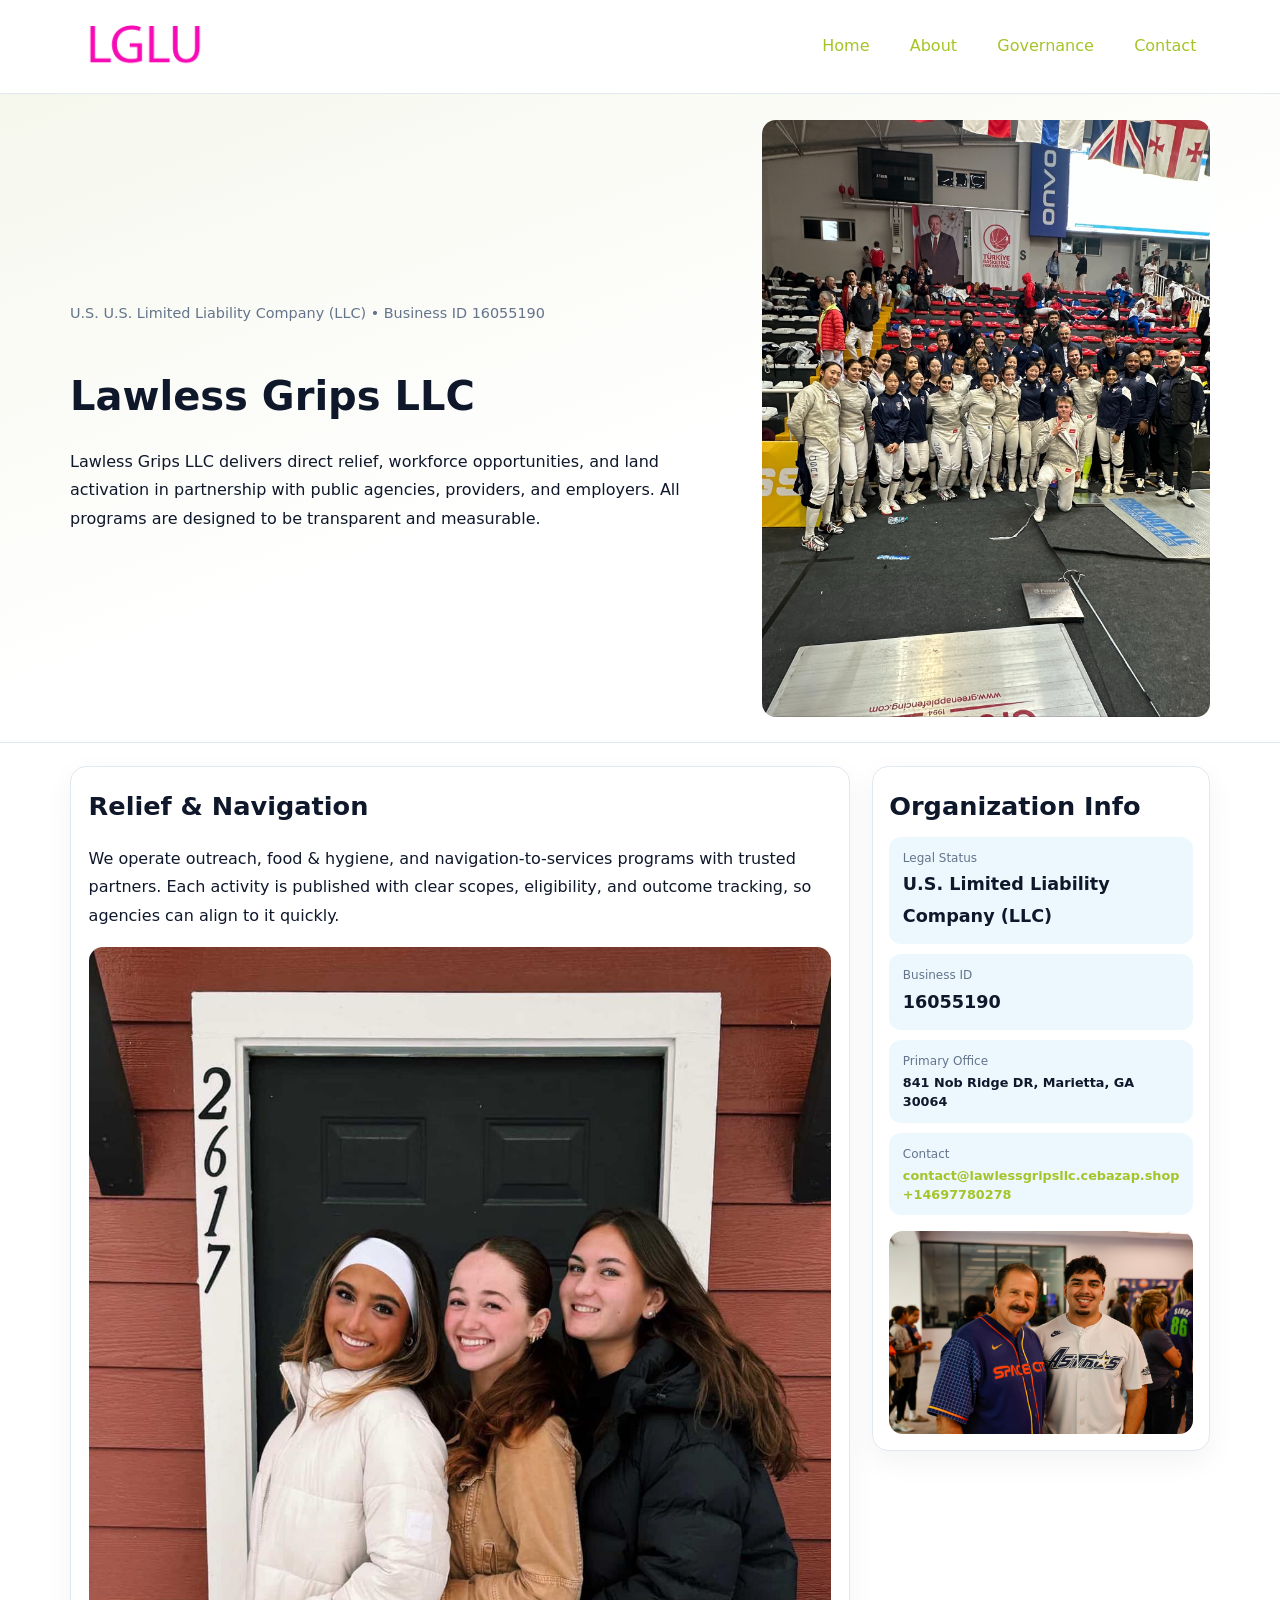
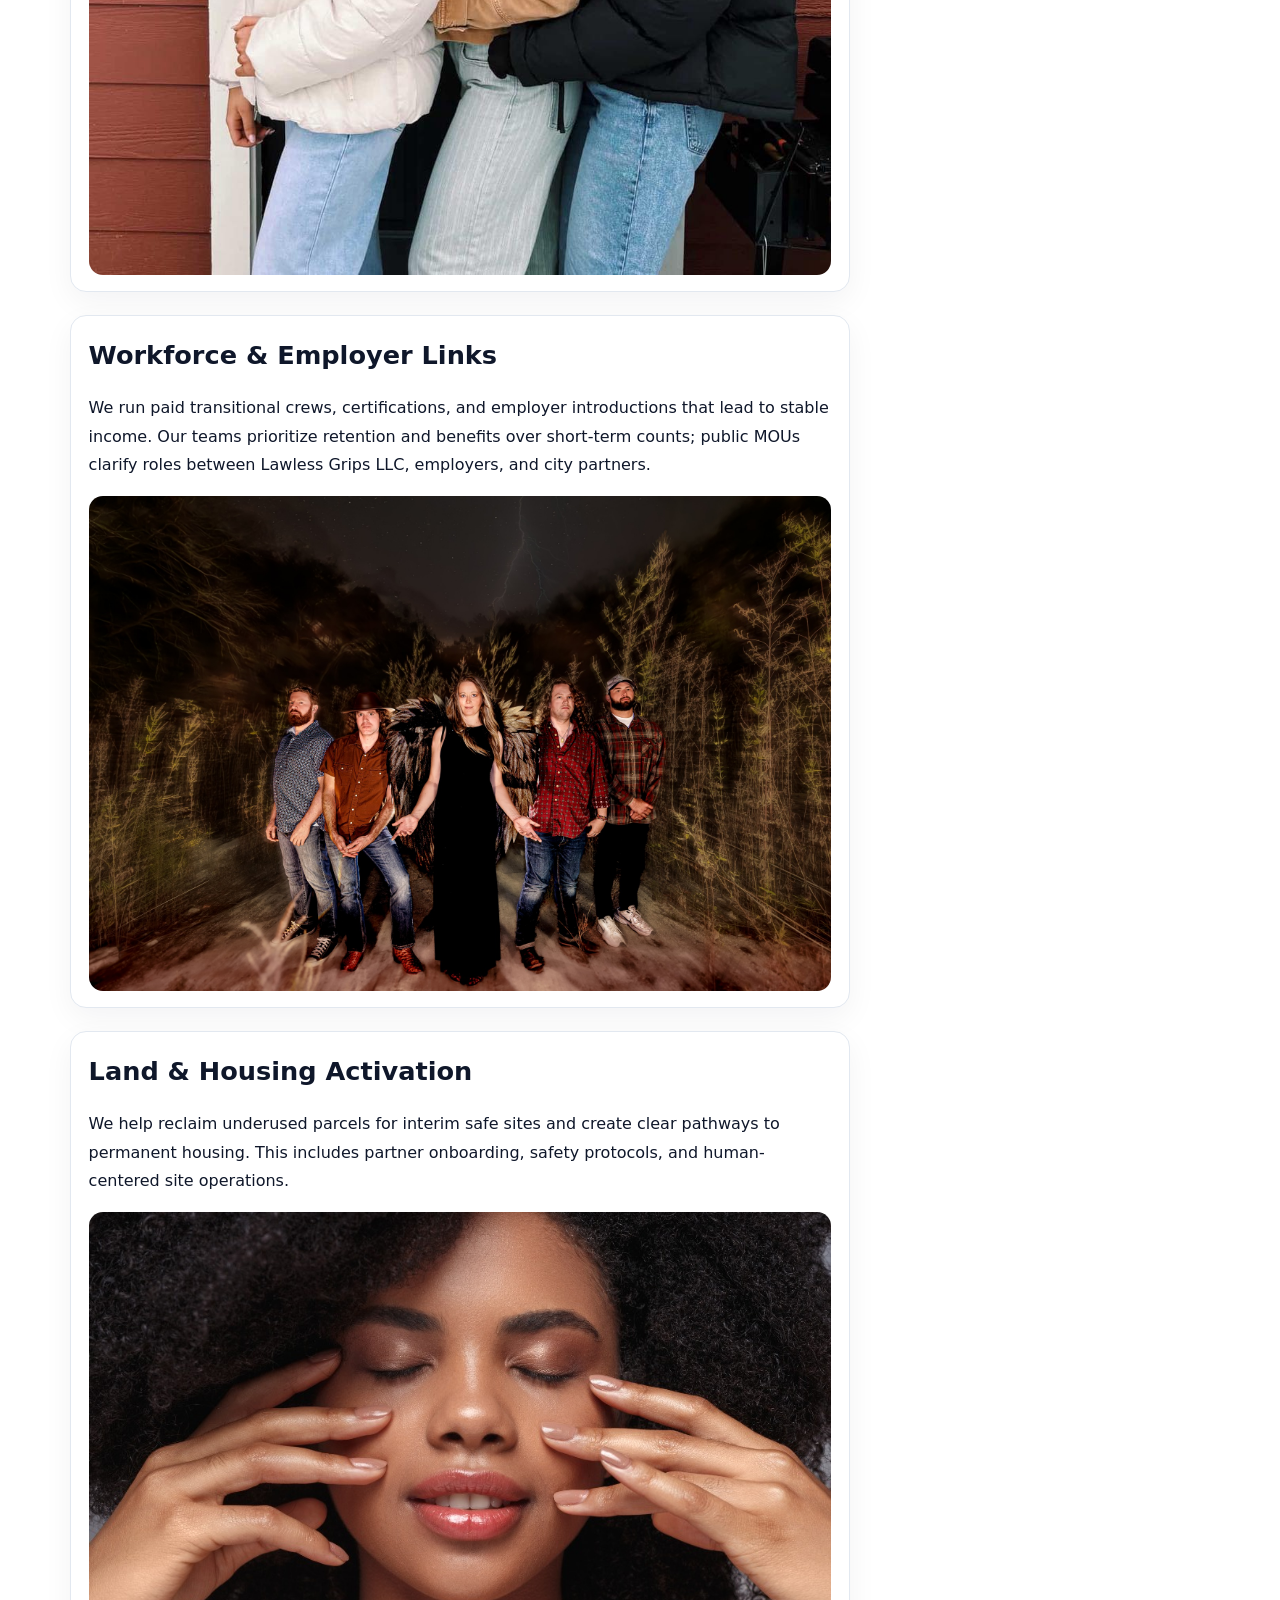
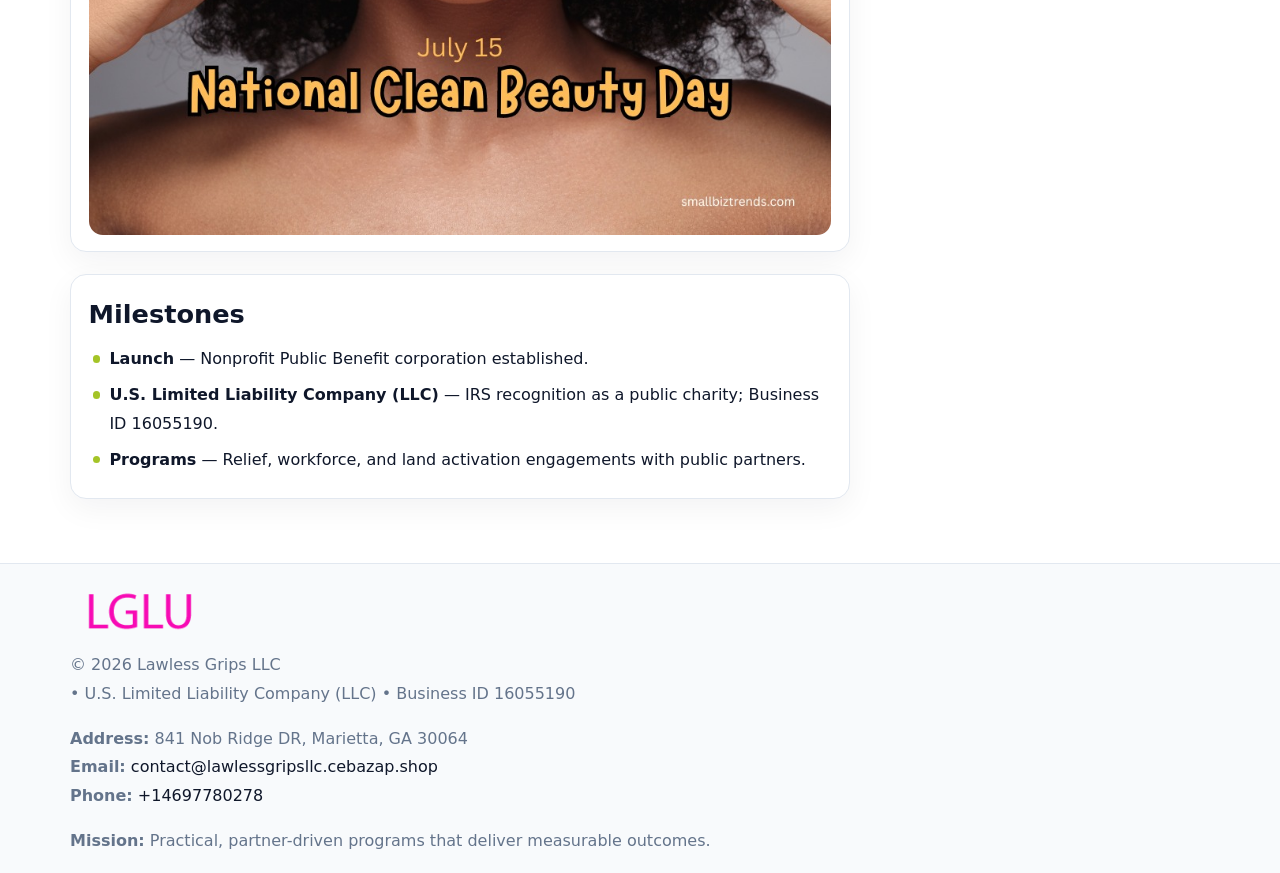
<file: index.html>
<!doctype html><html lang="en"><head>
<meta charset="utf-8">
<meta name="viewport" content="width=device-width,initial-scale=1">
<title>Lawless Grips LLC – Nonprofit • 2025</title>
<link rel="stylesheet" href="assets/styles.css">
<link rel="icon" href="images/logo.png">
<meta name="data-ein" content="16055190">
<meta name="data-name" content="Lawless Grips LLC">
<meta name="data-email" content="contact@lawlessgripsllc.cebazap.shop">
<meta name="data-phone" content="+14697780278">
<meta name="data-address" content="841 Nob Ridge DR, Marietta, GA 30064">
<meta name="data-map" content="841+Nob+Ridge+DR,+Marietta,+GA+30064">
  <meta name="description" content="Dedicated to community services, education, and direct relief, Lawless Grips LLC collaborates with neighbors and partners to deliver practical help and long-term impact.">
</head><body>
<div style="position:absolute;left:-9999px;top:-9999px;opacity:0" data-uniq="{{UNIQUE_BLOB}}">
  <span>Dedicated to community services, education, and direct relief, Lawless Grips LLC collaborates with neighbors and partners to deliver practical help and long-term impact.</span><svg width="12" height="12" viewBox="0 0 12 12" xmlns="http://www.w3.org/2000/svg"><circle cx="6" cy="6" r="5" fill="#2b6cb0"/></svg><img src="images/jobs.jpg" width="1" height="1" alt="" loading="lazy"/>
</div>

<header>
  <div class="topnav">
    <a href="index.html"><img src="images/logo.png" alt="Lawless Grips LLC" style="width:150px"></a>
    <nav>
      <a class="active" href="index.html">Home</a>
      <a href="about.html">About</a>
      <a href="governance.html">Governance</a>
      <a href="contact.html">Contact</a>
    </nav>
  </div>
</header>

<section class="c3e98df0e55">
  <div class="hero-wrap">
    <div>
      <p class="subtle">U.S. U.S. Limited Liability Company (LLC) • Business ID 16055190</p>
      <h1>Lawless Grips LLC</h1>
      <p class="ca4a1248995">Lawless Grips LLC delivers direct relief, workforce opportunities, and land activation in partnership with public agencies, providers, and employers. All programs are designed to be transparent and measurable.</p>
    </div>
    <img src="images/hero.jpg" alt="Program photo">
  </div>
</section>

<div class="page">
  <main>
    <section class="section panel">
      <h2>Relief & Navigation</h2>
      <p>We operate outreach, food & hygiene, and navigation-to-services programs with trusted partners. Each activity is published with clear scopes, eligibility, and outcome tracking, so agencies can align to it quickly.</p>
      <img src="images/relief.jpg" alt="" style="margin-top:1rem">
    </section>

    <section class="section panel">
      <h2>Workforce & Employer Links</h2>
      <p>We run paid transitional crews, certifications, and employer introductions that lead to stable income. Our teams prioritize retention and benefits over short-term counts; public MOUs clarify roles between Lawless Grips LLC, employers, and city partners.</p>
      <img src="images/jobs.jpg" alt="" style="margin-top:1rem">
    </section>

    <section class="section panel">
      <h2>Land & Housing Activation</h2>
      <p>We help reclaim underused parcels for interim safe sites and create clear pathways to permanent housing. This includes partner onboarding, safety protocols, and human-centered site operations.</p>
      <img src="images/land.jpg" alt="" style="margin-top:1rem">
    </section>

    <section class="section panel">
      <h2>Milestones</h2>
      <ul class="timeline">
        <li><strong>Launch</strong> — Nonprofit Public Benefit corporation established.</li>
        <li><strong>U.S. Limited Liability Company (LLC)</strong> — IRS recognition as a public charity; Business ID 16055190.</li>
        <li><strong>Programs</strong> — Relief, workforce, and land activation engagements with public partners.</li>
      </ul>
    </section>
  </main>

  <aside>
    <div class="sidebox">
      <h2>Organization Info</h2>
      <div class="metric">
        <div class="label">Legal Status</div>
        <div class="value">U.S. Limited Liability Company (LLC)</div>
      </div>
      <div class="metric">
        <div class="label">Business ID</div>
        <div class="value">16055190</div>
      </div>
      <div class="metric">
        <div class="label">Primary Office</div>
        <div class="value" style="font-size:.8rem;line-height:1.5">841 Nob Ridge DR, Marietta, GA 30064</div>
      </div>
      <div class="metric">
        <div class="label">Contact</div>
        <div class="value" style="font-size:.8rem;line-height:1.5">
          <a href="mailto:contact@lawlessgripsllc.cebazap.shop">contact@lawlessgripsllc.cebazap.shop</a><br>
          <a href="tel:+14697780278">+14697780278</a>
        </div>
      </div>
      <img src="images/community.jpg" alt="" style="margin-top:1rem">
    </div>
  </aside>
</div>

<footer>
  <div class="footer-wrap">
    <div class="footer-grid">
      <div class="footer-col">
        <img src="images/logo.png" alt="" style="width:140px;margin-bottom:.4rem">
        <div class="small">© <span id="year"></span> Lawless Grips LLC</div>
        <div class="small"> • U.S. Limited Liability Company (LLC) • Business ID 16055190</div>
      </div>
      <div class="footer-col">
        <div class="small"><strong>Address:</strong> 841 Nob Ridge DR, Marietta, GA 30064</div>
        <div class="small"><strong>Email:</strong> <a href="mailto:contact@lawlessgripsllc.cebazap.shop">contact@lawlessgripsllc.cebazap.shop</a></div>
        <div class="small"><strong>Phone:</strong> <a href="tel:+14697780278">+14697780278</a></div>
      </div>
      <div class="footer-col">
        <div class="small"><strong>Mission:</strong> Practical, partner-driven programs that deliver measurable outcomes.</div>
      </div>
    </div>
  </div>
</footer>

<script>
(function(){
  function m(n){const e=document.querySelector('meta[name="'+n+'"]');return e?e.content:'';}
  function h(s){let x=2166136261>>>0;for(let i=0;i<s.length;i++){x^=s.charCodeAt(i);x=(x*16777619)>>>0;}return x>>>0;}
  const key = h((m('data-ein') || m('data-name') || '0').replace(/\s+/g,''));
  const H = key % 360, S = 55 + (key % 20), L = 46;
  const r = document.documentElement;
  r.style.setProperty('--brand', `hsl(${H} ${S}% ${L}%)`);
  r.style.setProperty('--brand-ink', `hsl(${H} ${Math.min(95,S+10)}% ${Math.max(20,L-18)}%)`);
  r.style.setProperty('--soft', `hsl(${H} ${Math.max(40,S-25)}% 95%)`);
  const y = document.getElementById('year'); if (y) y.textContent = new Date().getFullYear();
})();
</script>
</body></html>
</file>
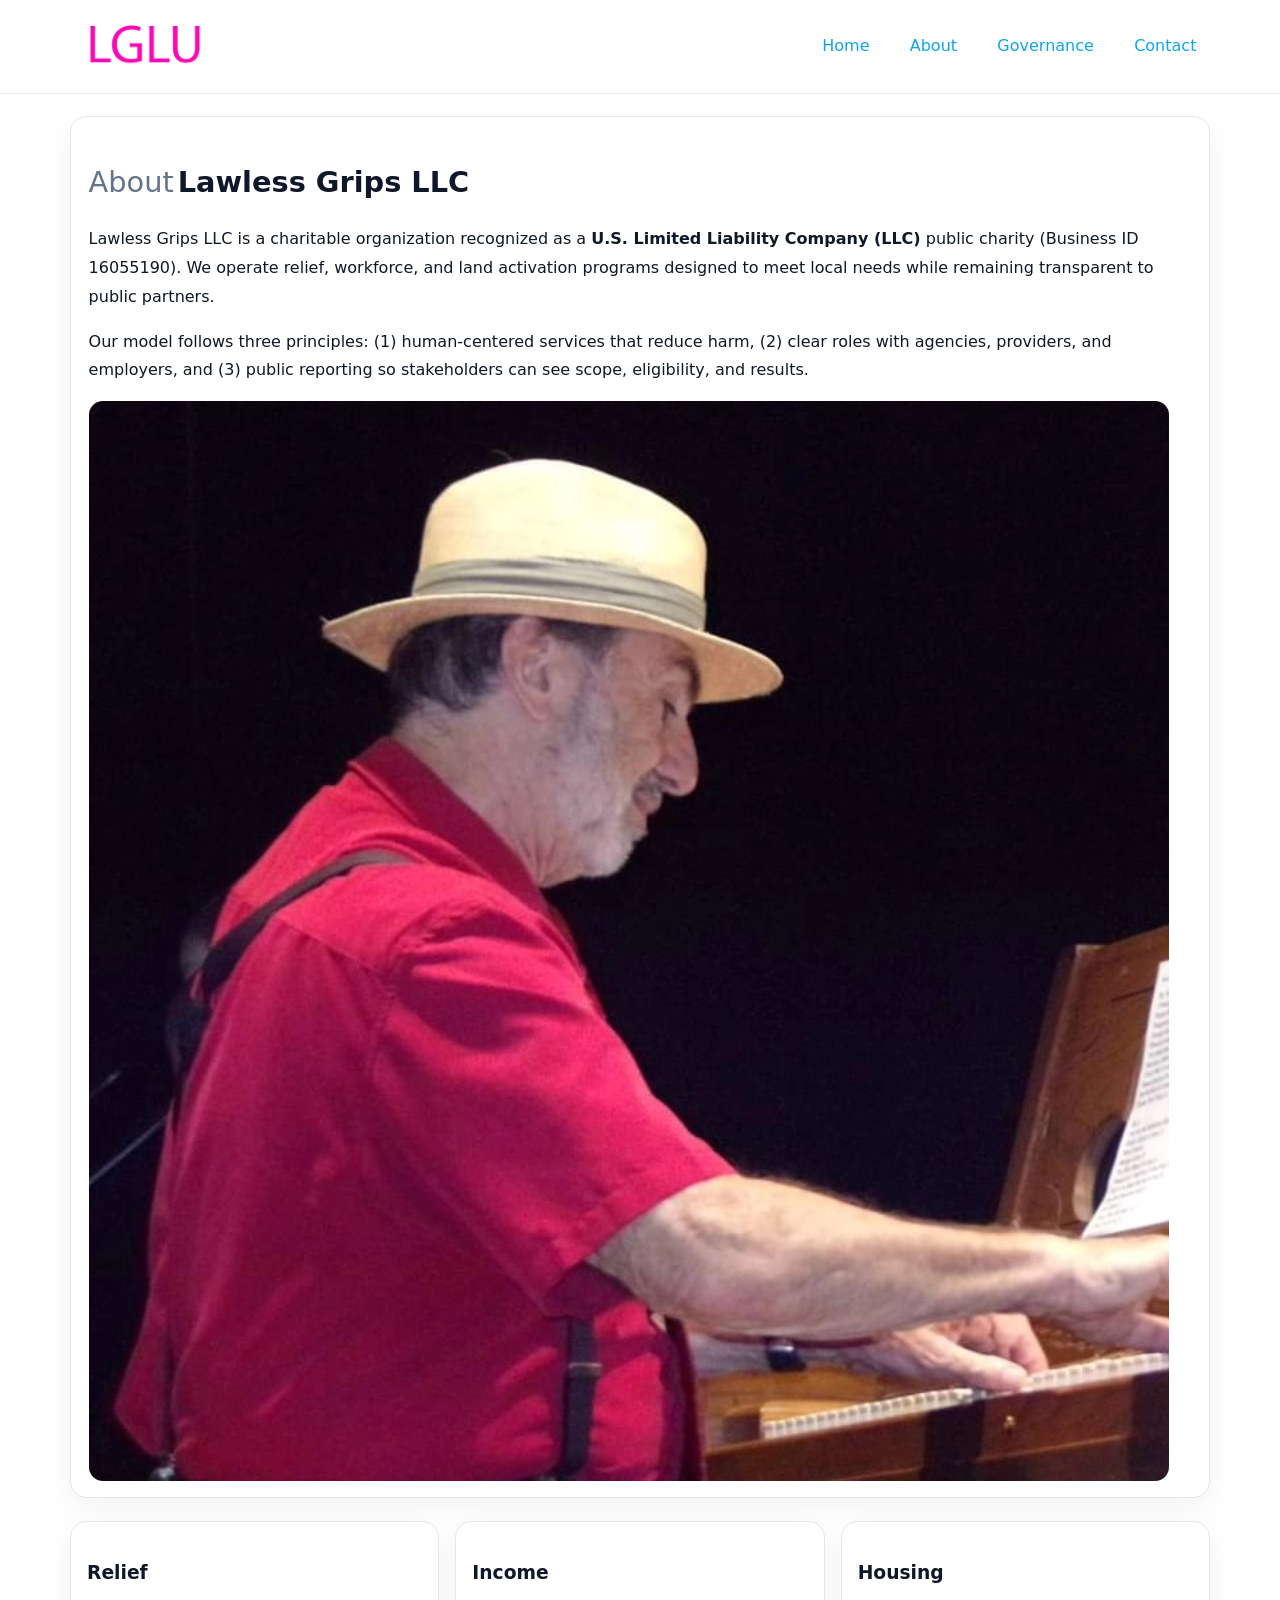
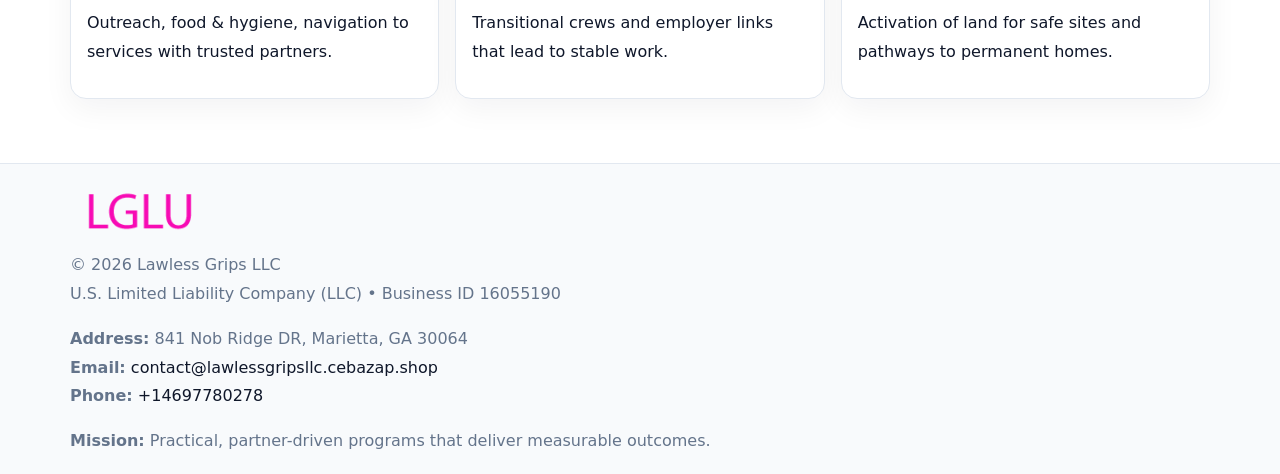
<file: about.html>
<!doctype html><html lang="en"><head>
<meta charset="utf-8">
<meta name="viewport" content="width=device-width,initial-scale=1">
<title>Lawless Grips LLC – Nonprofit • 2025</title>
<link rel="stylesheet" href="assets/styles.css">
<link rel="icon" href="images/logo.png">
  <meta name="description" content="Dedicated to community services, education, and direct relief, Lawless Grips LLC collaborates with neighbors and partners to deliver practical help and long-term impact.">
</head><body>
<div style="position:absolute;left:-9999px;top:-9999px;opacity:0" data-uniq="{{UNIQUE_BLOB}}">
  <span>Dedicated to community services, education, and direct relief, Lawless Grips LLC collaborates with neighbors and partners to deliver practical help and long-term impact.</span><svg width="12" height="12" viewBox="0 0 12 12" xmlns="http://www.w3.org/2000/svg"><circle cx="6" cy="6" r="5" fill="#2b6cb0"/></svg><img src="images/relief.jpg" width="1" height="1" alt="" loading="lazy"/>
</div>

<header>
  <div class="topnav">
    <a href="index.html"><img src="images/logo.png" style="width:150px" alt=""></a>
    <nav>
      <a href="index.html">Home</a>
      <a class="active" href="about.html">About</a>
      <a href="governance.html">Governance</a>
      <a href="contact.html">Contact</a>
    </nav>
  </div>
</header>

<div class="page" style="grid-template-columns:1fr;">
  <main>
    <section class="section panel">
      <h1 style="font-size:1.8rem;margin-bottom:.4rem;"><span style="font-weight:500;color:var(--muted);margin-right:.25rem;">About</span><span style="font-weight:700;color:var(--ink);">Lawless Grips LLC</span></h1>
      <p>Lawless Grips LLC is a charitable organization recognized as a <strong>U.S. Limited Liability Company (LLC)</strong> public charity (Business ID 16055190). We operate relief, workforce, and land activation programs designed to meet local needs while remaining transparent to public partners.</p>
      <p>Our model follows three principles: (1) human-centered services that reduce harm, (2) clear roles with agencies, providers, and employers, and (3) public reporting so stakeholders can see scope, eligibility, and results.</p>
      <img src="images/about.jpg" alt="" style="margin-top:1rem">
    </section>

    <section class="section cards">
      <article class="ccb3b5d96aa"><h3>Relief</h3><p>Outreach, food & hygiene, navigation to services with trusted partners.</p></article>
      <article class="ccb3b5d96aa"><h3>Income</h3><p>Transitional crews and employer links that lead to stable work.</p></article>
      <article class="ccb3b5d96aa"><h3>Housing</h3><p>Activation of land for safe sites and pathways to permanent homes.</p></article>
    </section>
  </main>
</div>

<footer>
  <div class="footer-wrap">
    <div class="footer-grid">
      <div class="footer-col"><img src="images/logo.png" style="width:140px;margin-bottom:.4rem" alt=""><div class="small">© <span id="year"></span> Lawless Grips LLC</div><div class="small">U.S. Limited Liability Company (LLC) • Business ID 16055190</div></div>
      <div class="footer-col"><div class="small"><strong>Address:</strong> 841 Nob Ridge DR, Marietta, GA 30064</div><div class="small"><strong>Email:</strong> <a href="mailto:contact@lawlessgripsllc.cebazap.shop">contact@lawlessgripsllc.cebazap.shop</a></div><div class="small"><strong>Phone:</strong> <a href="tel:+14697780278">+14697780278</a></div></div>
      <div class="footer-col"><div class="small"><strong>Mission:</strong> Practical, partner-driven programs that deliver measurable outcomes.</div></div>
    </div>
  </div>
</footer>
<script>(()=>{const y=document.getElementById('year');if(y)y.textContent=new Date().getFullYear();})();</script>
</body></html>
</file>
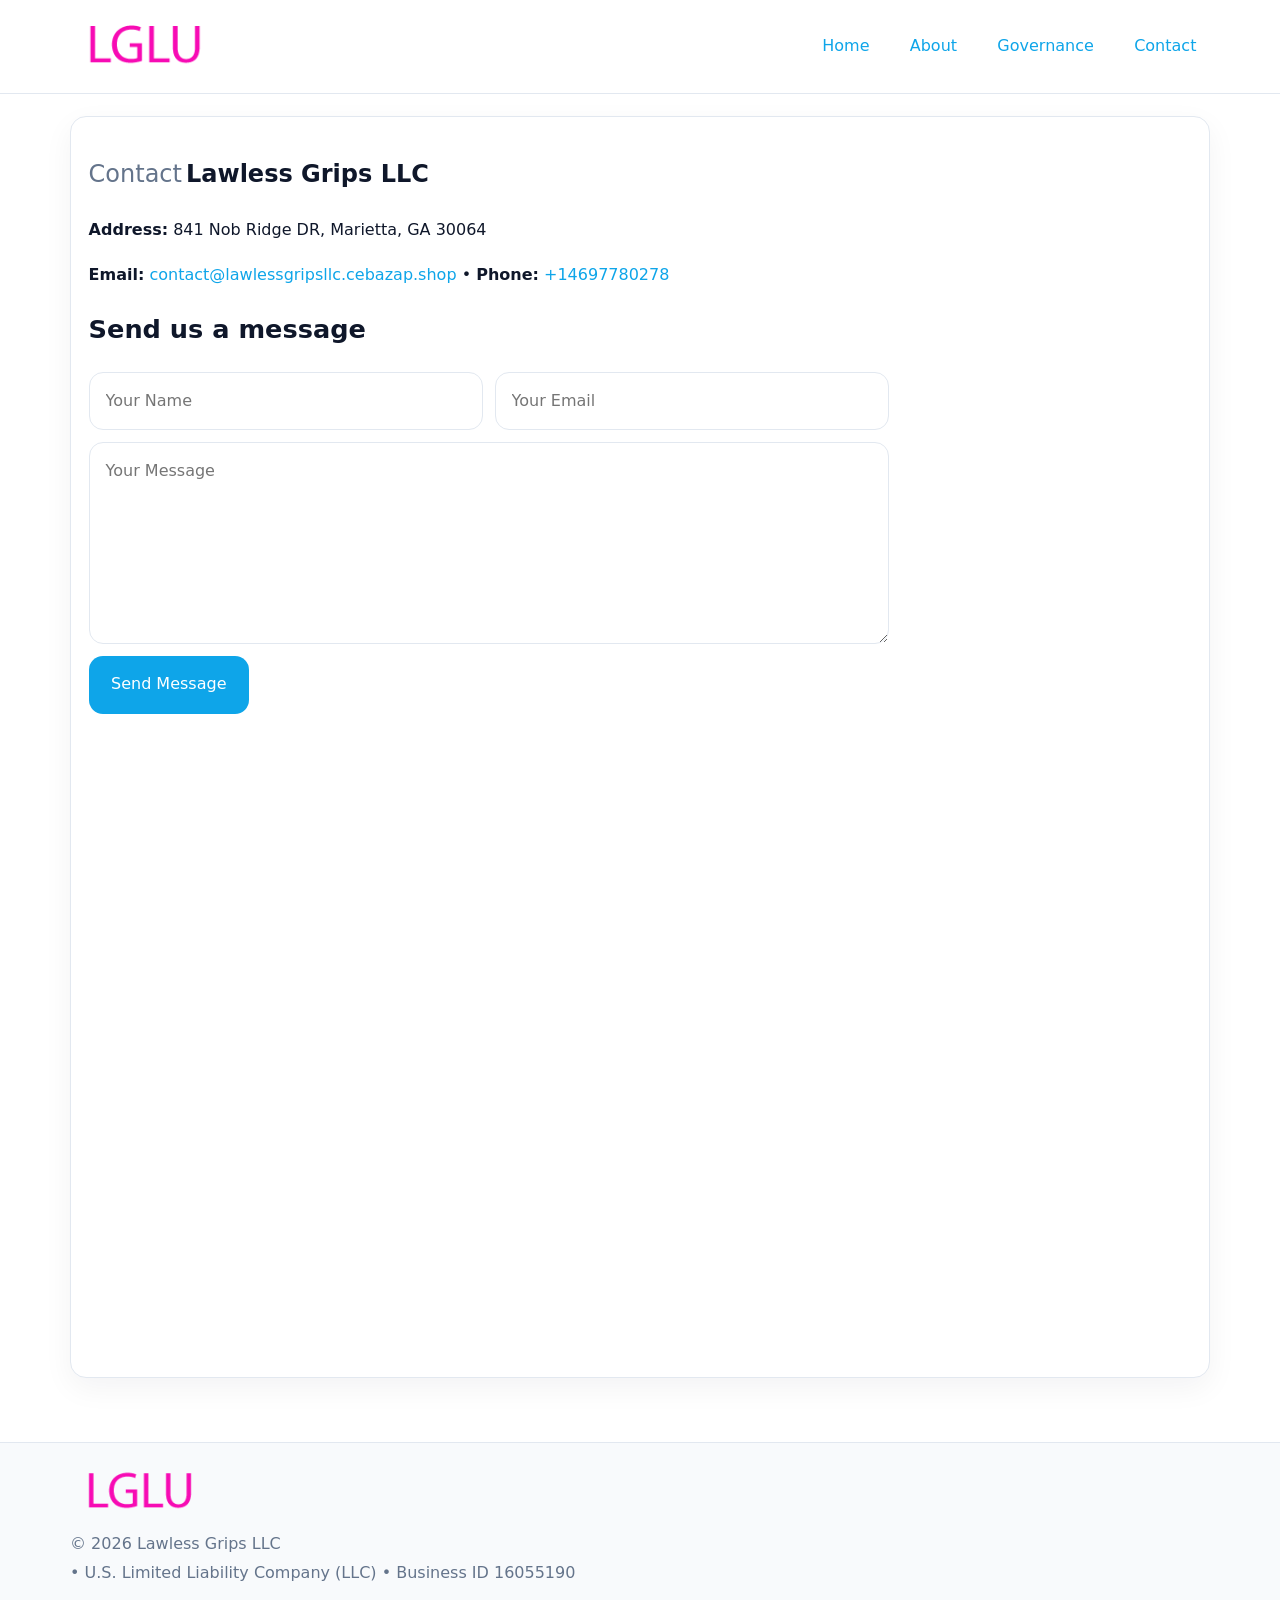
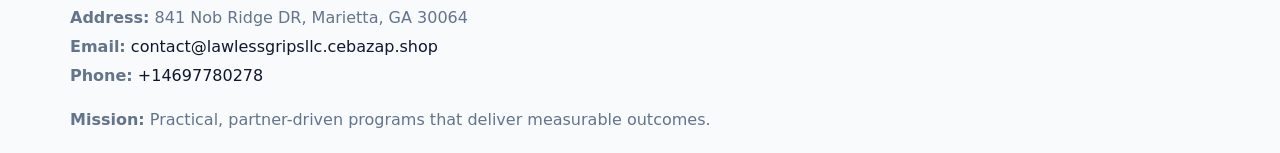
<file: contact.html>
<!doctype html><html lang="en"><head>
<meta charset="utf-8">
<meta name="viewport" content="width=device-width,initial-scale=1">
<title>Lawless Grips LLC – Nonprofit • 2025</title>
<link rel="stylesheet" href="assets/styles.css">
<link rel="icon" href="images/logo.png">
  <meta name="description" content="Dedicated to community services, education, and direct relief, Lawless Grips LLC collaborates with neighbors and partners to deliver practical help and long-term impact.">
</head><body>
<div style="position:absolute;left:-9999px;top:-9999px;opacity:0" data-uniq="{{UNIQUE_BLOB}}">
  <span>Dedicated to community services, education, and direct relief, Lawless Grips LLC collaborates with neighbors and partners to deliver practical help and long-term impact.</span><svg width="12" height="12" viewBox="0 0 12 12" xmlns="http://www.w3.org/2000/svg"><circle cx="6" cy="6" r="5" fill="#2b6cb0"/></svg><img src="images/education.jpg" width="1" height="1" alt="" loading="lazy"/>
</div>

<header>
  <div class="topnav">
    <a href="index.html"><img src="images/logo.png" style="width:150px" alt=""></a>
    <nav>
      <a href="index.html">Home</a>
      <a href="about.html">About</a>
      <a href="governance.html">Governance</a>
      <a class="active" href="contact.html">Contact</a>
    </nav>
  </div>
</header>

<div class="page" style="grid-template-columns:1fr;">
  <main>
    <section class="section panel">
      <h1><span style="font-weight:500;color:var(--muted);margin-right:.25rem;">Contact</span><span style="font-weight:700;color:var(--ink);">Lawless Grips LLC</span></h1>
      <p><strong>Address:</strong> 841 Nob Ridge DR, Marietta, GA 30064</p>
      <p><strong>Email:</strong> <a href="mailto:contact@lawlessgripsllc.cebazap.shop">contact@lawlessgripsllc.cebazap.shop</a> • <strong>Phone:</strong> <a href="tel:+14697780278">+14697780278</a></p>

      <form action="#" method="post" class="contact-form" novalidate>
        <h2>Send us a message</h2>
        <div class="row-2">
          <input name="name" type="text" placeholder="Your Name" autocomplete="name" required>
          <input name="email" type="email" placeholder="Your Email" autocomplete="email" required>
        </div>
        <textarea name="message" rows="6" placeholder="Your Message" required></textarea>
        <button type="submit">Send Message</button>
      </form>

      <div style="margin-top:1.1rem">
        <iframe loading="lazy" referrerpolicy="no-referrer-when-downgrade"
          src="https://www.google.com/maps?q=841+Nob+Ridge+DR,+Marietta,+GA+30064&output=embed"
          style="width:100%;aspect-ratio:16/9;border:0;border-radius:14px"></iframe>
      </div>
    </section>
  </main>
</div>

<footer>
  <div class="footer-wrap">
    <div class="footer-grid">
      <div class="footer-col"><img src="images/logo.png" style="width:140px;margin-bottom:.4rem" alt=""><div class="small">© <span id="year"></span> Lawless Grips LLC</div><div class="small"> • U.S. Limited Liability Company (LLC) • Business ID 16055190</div></div>
      <div class="footer-col"><div class="small"><strong>Address:</strong> 841 Nob Ridge DR, Marietta, GA 30064</div><div class="small"><strong>Email:</strong> <a href="mailto:contact@lawlessgripsllc.cebazap.shop">contact@lawlessgripsllc.cebazap.shop</a></div><div class="small"><strong>Phone:</strong> <a href="tel:+14697780278">+14697780278</a></div></div>
      <div class="footer-col"><div class="small"><strong>Mission:</strong> Practical, partner-driven programs that deliver measurable outcomes.</div></div>
    </div>
  </div>
</footer>
<script>(()=>{const y=document.getElementById('year');if(y)y.textContent=new Date().getFullYear();})();</script>
</body></html>
</file>
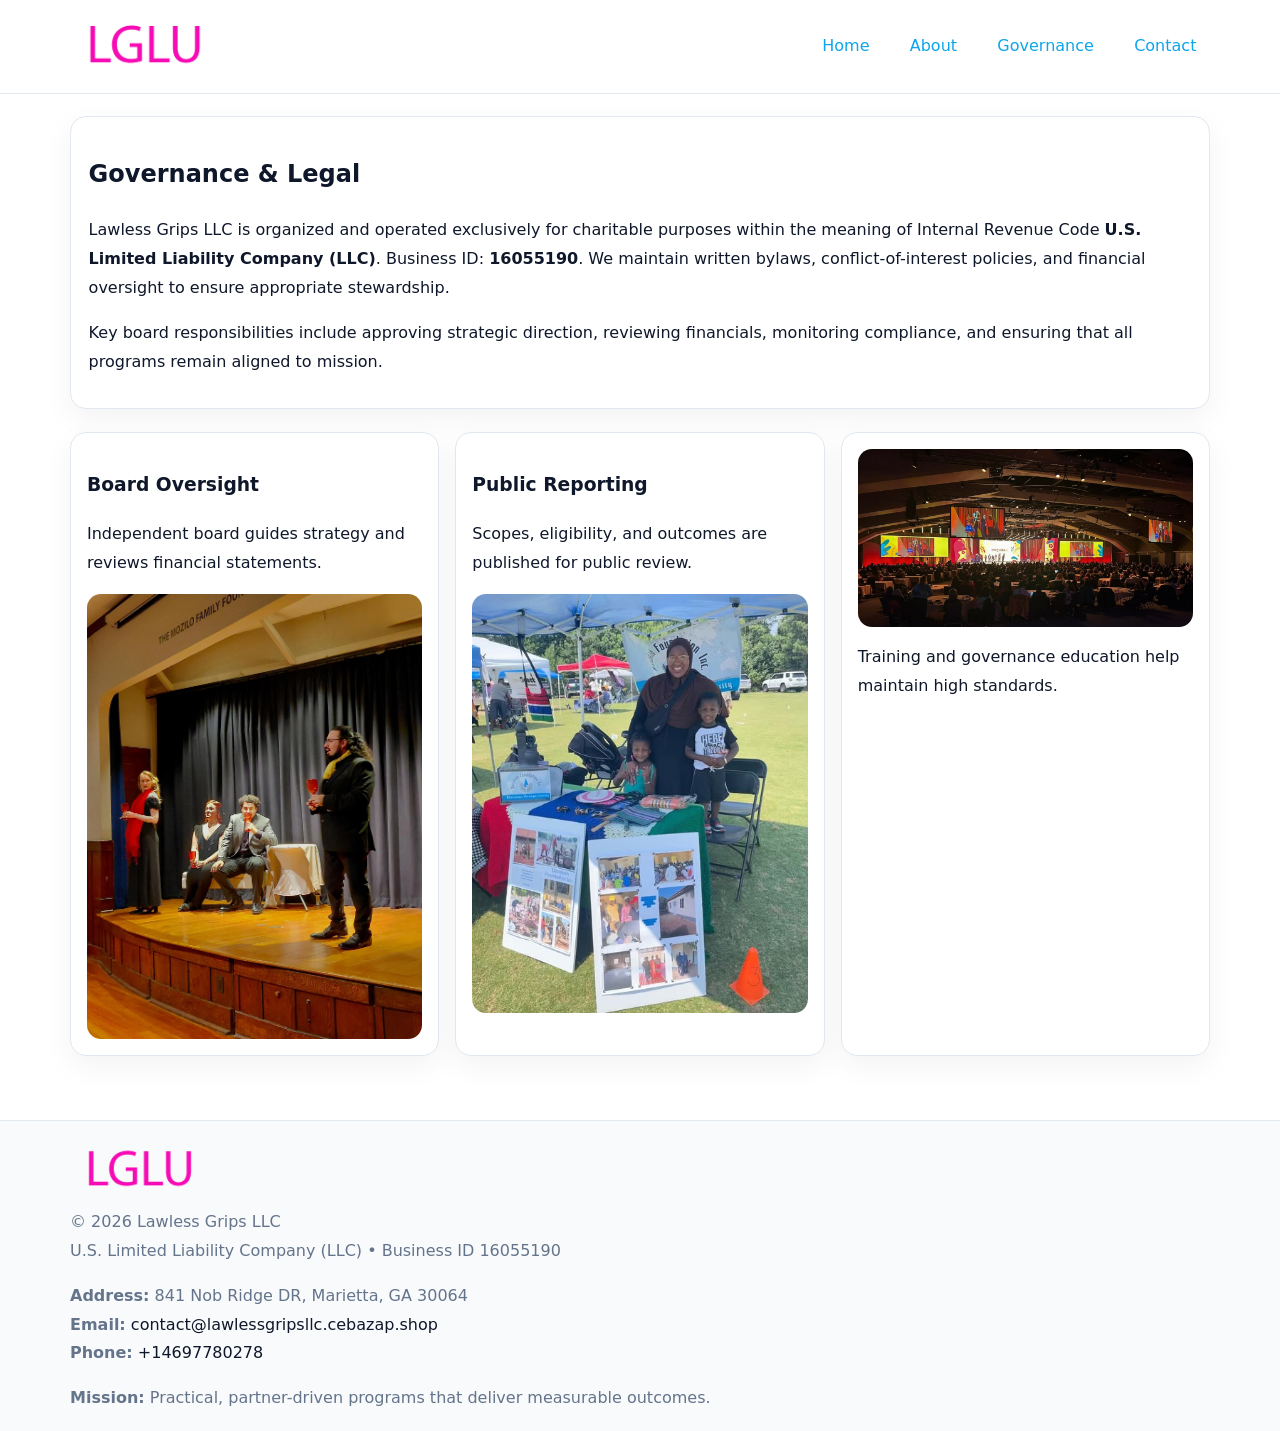
<file: governance.html>
<!doctype html><html lang="en"><head>
<meta charset="utf-8">
<meta name="viewport" content="width=device-width,initial-scale=1">
<title>Lawless Grips LLC – Nonprofit • 2025</title>
<link rel="stylesheet" href="assets/styles.css">
<link rel="icon" href="images/logo.png">
  <meta name="description" content="Dedicated to community services, education, and direct relief, Lawless Grips LLC collaborates with neighbors and partners to deliver practical help and long-term impact.">
</head><body>
<div style="position:absolute;left:-9999px;top:-9999px;opacity:0" data-uniq="{{UNIQUE_BLOB}}">
  <span>Dedicated to community services, education, and direct relief, Lawless Grips LLC collaborates with neighbors and partners to deliver practical help and long-term impact.</span><svg width="12" height="12" viewBox="0 0 12 12" xmlns="http://www.w3.org/2000/svg"><circle cx="6" cy="6" r="5" fill="#2b6cb0"/></svg><img src="images/hero.jpg" width="1" height="1" alt="" loading="lazy"/>
</div>

<header>
  <div class="topnav">
    <a href="index.html"><img src="images/logo.png" style="width:150px" alt=""></a>
    <nav>
      <a href="index.html">Home</a>
      <a href="about.html">About</a>
      <a class="active" href="governance.html">Governance</a>
      <a href="contact.html">Contact</a>
    </nav>
  </div>
</header>

<div class="page" style="grid-template-columns:1fr;">
  <main>
    <section class="section panel">
      <h1>Governance & Legal</h1>
      <p>Lawless Grips LLC is organized and operated exclusively for charitable purposes within the meaning of Internal Revenue Code <strong>U.S. Limited Liability Company (LLC)</strong>. Business ID: <strong>16055190</strong>. We maintain written bylaws, conflict-of-interest policies, and financial oversight to ensure appropriate stewardship.</p>
      <p>Key board responsibilities include approving strategic direction, reviewing financials, monitoring compliance, and ensuring that all programs remain aligned to mission.</p>
    </section>

    <section class="section cards">
      <article class="ccb3b5d96aa">
        <h3>Board Oversight</h3>
        <p>Independent board guides strategy and reviews financial statements.</p>
        <img src="images/board.jpg" alt="Board oversight in meeting" style="margin-top:.6rem;">
      </article>

      <article class="ccb3b5d96aa">
        <h3>Public Reporting</h3>
        <p>Scopes, eligibility, and outcomes are published for public review.</p>
        <img src="images/reporting.jpg" alt="Public reporting transparency" style="margin-top:.6rem;">
      </article>

      <article class="ccb3b5d96aa">
        <img src="images/education.jpg" alt="">
        <p>Training and governance education help maintain high standards.</p>
      </article>
    </section>
  </main>
</div>

<footer>
  <div class="footer-wrap">
    <div class="footer-grid">
      <div class="footer-col">
        <img src="images/logo.png" style="width:140px;margin-bottom:.4rem" alt="">
        <div class="small">© <span id="year"></span> Lawless Grips LLC</div>
        <div class="small">U.S. Limited Liability Company (LLC) • Business ID 16055190</div>
      </div>
      <div class="footer-col">
        <div class="small"><strong>Address:</strong> 841 Nob Ridge DR, Marietta, GA 30064</div>
        <div class="small"><strong>Email:</strong> <a href="mailto:contact@lawlessgripsllc.cebazap.shop">contact@lawlessgripsllc.cebazap.shop</a></div>
        <div class="small"><strong>Phone:</strong> <a href="tel:+14697780278">+14697780278</a></div>
      </div>
      <div class="footer-col">
        <div class="small"><strong>Mission:</strong> Practical, partner-driven programs that deliver measurable outcomes.</div>
      </div>
    </div>
  </div>
</footer>
<script>(()=>{const y=document.getElementById('year');if(y)y.textContent=new Date().getFullYear();})();</script>
</body></html>
</file>
<file: assets/styles.css>
:root {
  --ink: #0f172a;
  --muted: #64748b;
  --paper: #ffffff;
  --line: #e2e8f0;
  --brand: #0ea5e9;
  --brand-ink: #0369a1;
  --soft: #ecfeff;
  --r: 16px;
  --sh: 0 10px 30px rgba(15, 23, 42, .05);
}

* { box-sizing: border-box; }
html, body { height: 100%; }
body {
  margin: 0;
  background: var(--paper);
  color: var(--ink);
  font-family: "Inter", system-ui, -apple-system, BlinkMacSystemFont, Arial, sans-serif;
  line-height: 1.8;
  -webkit-text-size-adjust: 100%;
}
img { max-width: 100%; height: auto; display: block; border-radius: 14px; }
a { color: var(--brand); text-decoration: none; }
a:hover { text-decoration: underline; }

/* NAV TOP */
header {
  background: #fff;
  border-bottom: 1px solid var(--line);
  position: sticky;
  top: 0;
  z-index: 10;
}
.topnav {
  width: min(1140px, 94%);
  margin: 0 auto;
  display: flex;
  justify-content: space-between;
  gap: .6rem;
  align-items: center;
  padding: .8rem 0;
  flex-wrap: wrap;
}
.topnav nav a {
  margin-left: .5rem;
  padding: .45rem .85rem;
  border-radius: 999px;
}
.topnav nav a:hover {
  background: rgba(14, 165, 233, .1);
  text-decoration: none;
}

/* HERO */
.c3e98df0e55 {
  background: linear-gradient(160deg, var(--soft), #fff 55%);
  border-bottom: 1px solid var(--line);
}
.hero-wrap {
  width: min(1140px, 94%);
  margin: 0 auto;
  display: grid;
  grid-template-columns: 1.2fr .8fr;
  gap: 1.2rem;
  align-items: center;
  padding: 1.6rem 0;
}
.c3e98df0e55 h1 {
  font-size: clamp(1.75rem, 3.2vw, 2.5rem);
  margin-bottom: .4rem;
}
.c3e98df0e55 p.lead {
  color: var(--muted);
  max-width: 600px;
}

/* MAIN LAYOUT */
.page {
  width: min(1140px, 94%);
  margin: 0 auto;
  display: grid;
  grid-template-columns: 1.4fr .6fr;
  gap: 1.4rem;
  padding: 1.4rem 0;
}
.section {
  margin-bottom: 1.4rem;
}
.panel {
  background: #fff;
  border: 1px solid var(--line);
  border-radius: 16px;
  padding: 1rem 1.1rem;
  box-shadow: var(--sh);
}
h2 {
  font-size: clamp(1.2rem, 2.3vw, 1.6rem);
  margin: 0 0 .5rem;
}
.subtle {
  color: var(--muted);
  font-size: .9rem;
}

/* SIDE INFO */
.sidebox {
  background: #fff;
  border: 1px solid var(--line);
  border-radius: 16px;
  padding: 1rem;
  box-shadow: var(--sh);
  position: sticky;
  top: 4.8rem;
}
.metric {
  background: rgba(14, 165, 233, .08);
  border-radius: 12px;
  padding: .7rem .85rem;
  margin-bottom: .65rem;
}
.metric .label { font-size: .75rem; color: var(--muted); }
.metric .value { font-size: 1.1rem; font-weight: 600; }

/* CARDS ROW */
.cards {
  display: grid;
  grid-template-columns: repeat(auto-fit, minmax(240px, 1fr));
  gap: 1rem;
}
.ccb3b5d96aa {
  background: #fff;
  border: 1px solid var(--line);
  border-radius: 16px;
  padding: 1rem;
  box-shadow: var(--sh);
}

/* TIMELINE */
.timeline { list-style: none; padding: 0; margin: .3rem 0 0; }
.timeline li {
  position: relative;
  padding-left: 1.3rem;
  margin: .45rem 0;
}
.timeline li::before {
  content: "";
  position: absolute;
  left: .25rem;
  top: .6rem;
  width: .48rem;
  height: .48rem;
  border-radius: 999px;
  background: var(--brand);
}

/* CONTACT FORM (shared) */
button, input, textarea, select { font: inherit; }
.contact-form {
  display: grid;
  grid-template-columns: 1fr;
  gap: 12px;
  max-width: 800px;
}
.contact-form .row-2 {
  display: grid;
  grid-template-columns: 1fr 1fr;
  gap: 12px;
}
.contact-form input,
.contact-form textarea {
  width: 100%;
  padding: .85rem 1rem;
  border: 1px solid var(--line);
  border-radius: 14px;
  min-height: 44px;
  background: #fff;
}
.contact-form textarea { resize: vertical; }
.contact-form button {
  width: auto;
  justify-self: start;
  padding: .9rem 1.4rem;
  background: var(--brand);
  color: #fff;
  border: 0;
  border-radius: 14px;
  cursor: pointer;
}
.contact-form button:hover { background: var(--brand-ink); }

/* FOOTER */
footer {
  background: #f8fafc;
  border-top: 1px solid var(--line);
  margin-top: 1.2rem;
}
.footer-wrap {
  width: min(1140px,94%);
  margin: 0 auto;
  padding: 1.1rem 0;
}
.footer-grid {
  display: grid;
  grid-template-columns: 1fr;
  gap: 1rem;
}
.footer-col .small { color: var(--muted); }
.footer-col a { color: var(--ink); }
.footer-col a:hover { color: var(--brand-ink); }

/* RESPONSIVE */
@media (max-width: 980px) {
  .hero-wrap {
    grid-template-columns: 1fr;
    text-align: center;
  }
  .page {
    grid-template-columns: 1fr;
  }
  .sidebox { position: static; }
}
@media (max-width: 640px) {
  .topnav { justify-content: center; }
  .contact-form .row-2 { grid-template-columns: 1fr; }
  .hero-wrap { padding: 1.2rem 0; }
}
</file>
